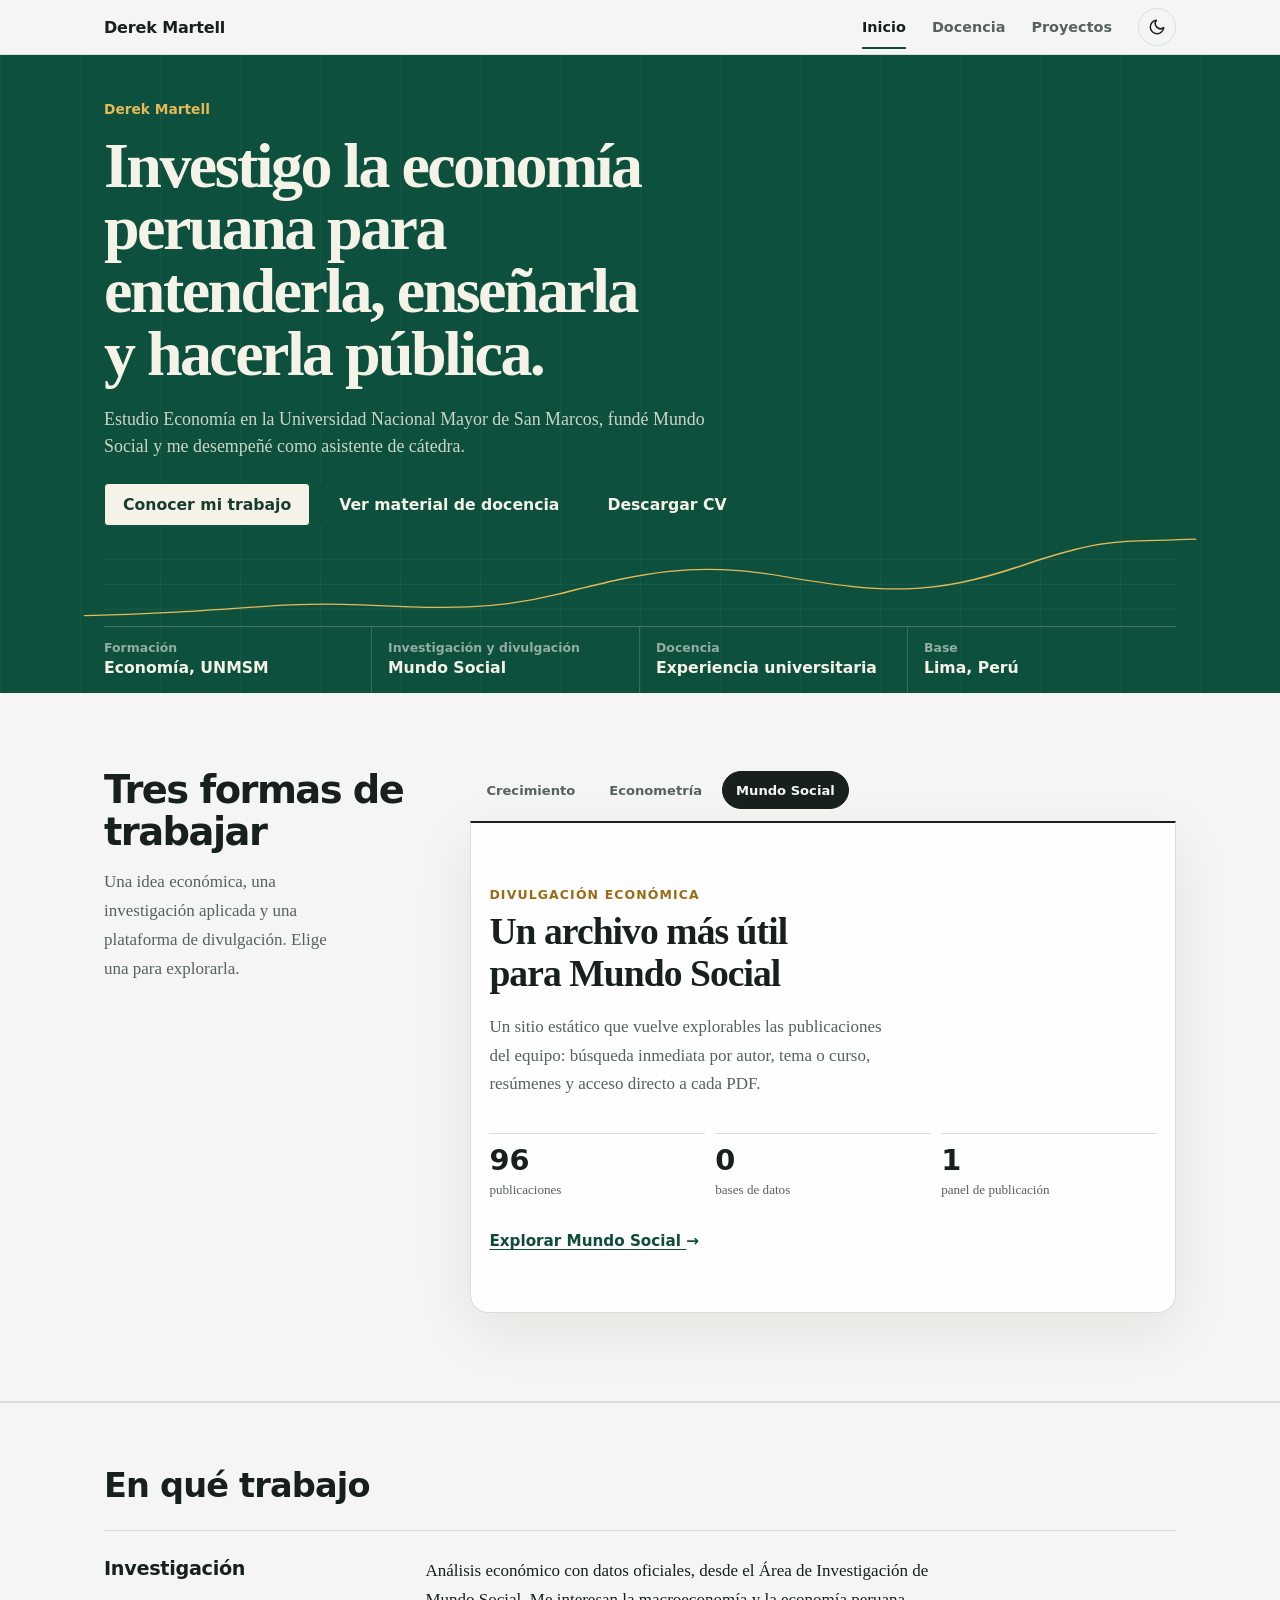
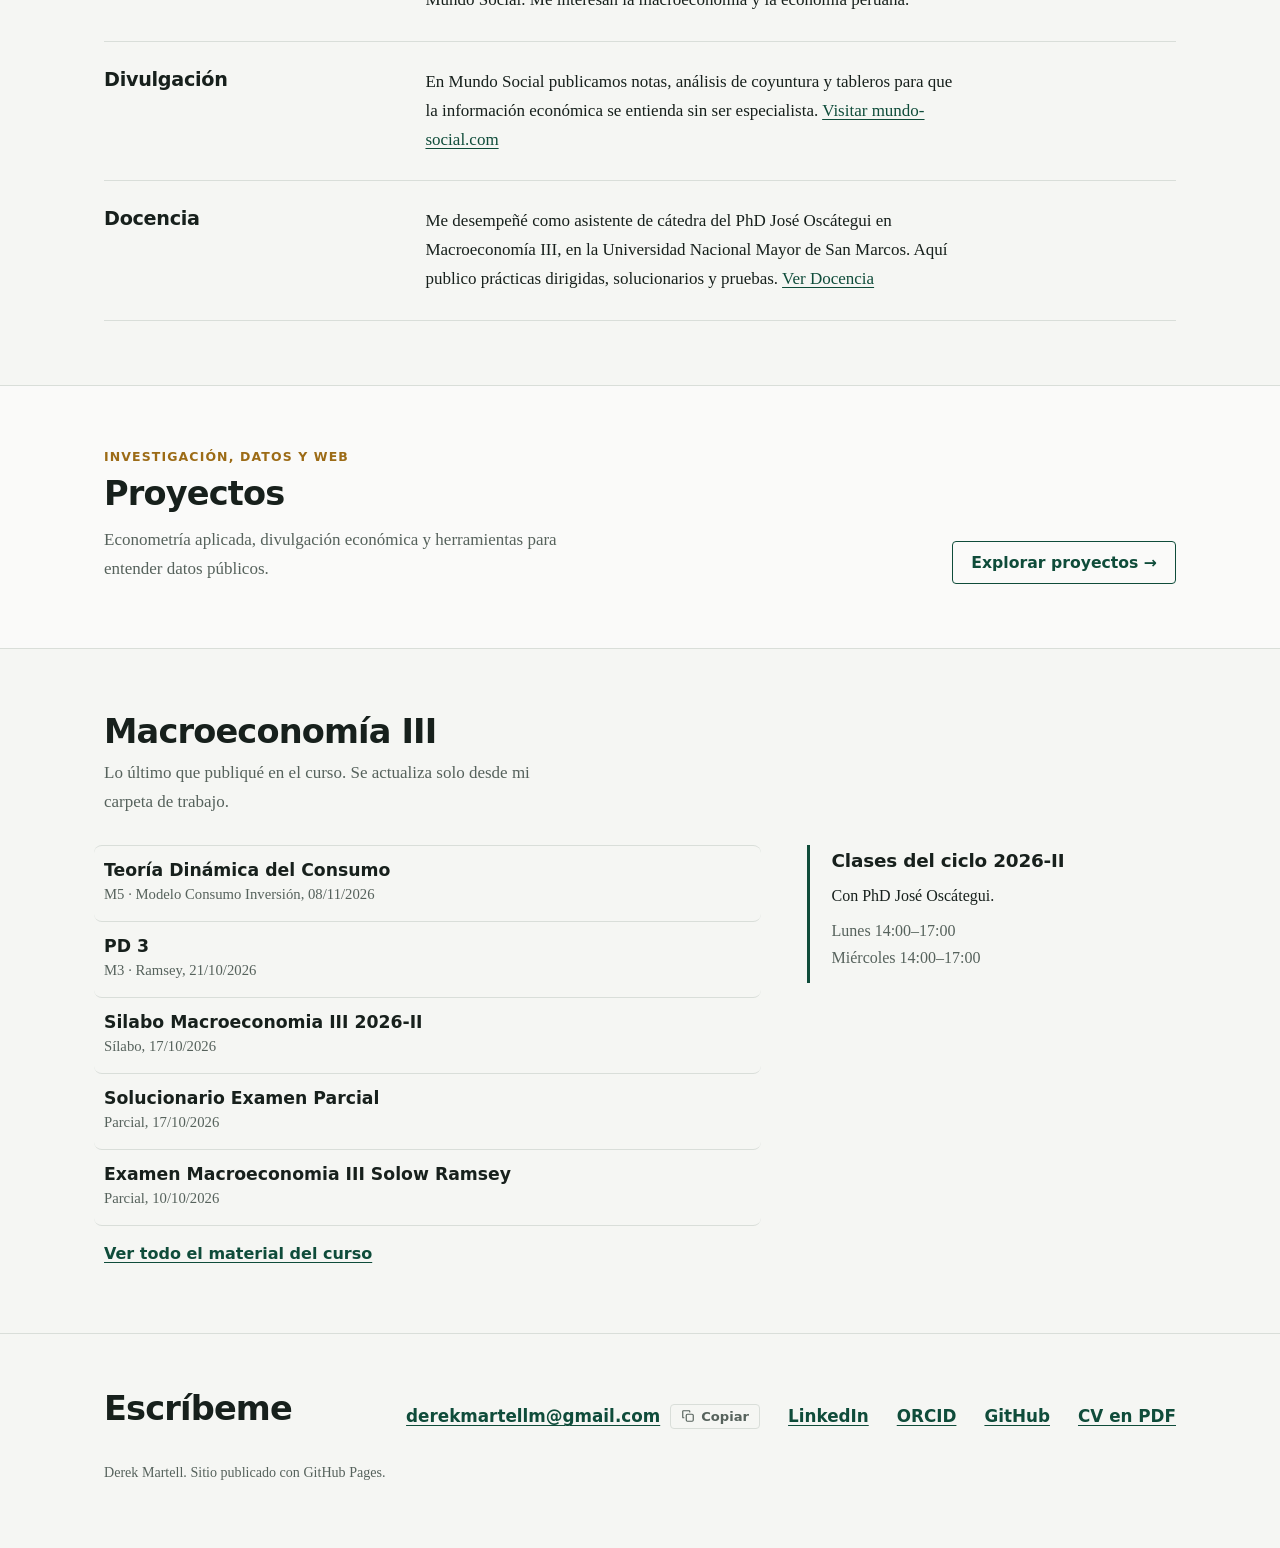
<file: index.html>
<!doctype html>
<html lang="es" data-theme="light"><head><meta charset="utf-8"><meta name="viewport" content="width=device-width,initial-scale=1">
<meta http-equiv="Content-Security-Policy" content="default-src 'self'; script-src 'self'; style-src 'self' https://fonts.googleapis.com; font-src https://fonts.gstatic.com; img-src 'self' data:; connect-src 'self'; object-src 'none'; base-uri 'self'; form-action 'none'">
<meta name="referrer" content="strict-origin-when-cross-origin">
<title>Derek Martell | Economía, investigación y docencia</title>
<meta name="description" content="Derek Martell: estudiante de Economía en la UNMSM, fundador de Mundo Social y con experiencia como asistente de cátedra. Investigación, divulgación y material de docencia.">
<link rel="canonical" href="https://derek-martell.github.io/">
<meta property="og:type" content="website">
<meta property="og:locale" content="es_PE">
<meta property="og:site_name" content="Derek Martell">
<meta property="og:title" content="Derek Martell | Economía, investigación y docencia">
<meta property="og:description" content="Estudiante de Economía en la UNMSM, fundador de Mundo Social y con experiencia como asistente de cátedra.">
<meta property="og:url" content="https://derek-martell.github.io/">
<meta property="og:image" content="https://derek-martell.github.io/og.png">
<meta property="og:image:width" content="1200"><meta property="og:image:height" content="630">
<meta property="og:image:alt" content="Derek Martell. Economía, investigación y docencia.">
<meta name="twitter:card" content="summary_large_image">
<meta name="twitter:title" content="Derek Martell | Economía, investigación y docencia">
<meta name="twitter:description" content="Estudiante de Economía en la UNMSM, fundador de Mundo Social y con experiencia como asistente de cátedra.">
<meta name="twitter:image" content="https://derek-martell.github.io/og.png">
<meta name="theme-color" content="#0f4c3a">
<script type="application/ld+json">
{"@context":"https://schema.org","@type":"Person","name":"Derek Martell","url":"https://derek-martell.github.io/",
 "description":"Estudiante de Economía, fundador de Mundo Social y con experiencia como asistente de cátedra, dedicado a la investigación y divulgación económica.",
 "affiliation":[{"@type":"CollegeOrUniversity","name":"Universidad Nacional Mayor de San Marcos"},{"@type":"Organization","name":"Mundo Social","url":"https://mundo-social.com/"}],
 "knowsAbout":["Economía","Macroeconomía","Investigación económica","Divulgación económica"],
 "address":{"@type":"PostalAddress","addressLocality":"Lima","addressCountry":"PE"},
 "sameAs":["https://orcid.org/0009-0001-7715-3801","https://www.linkedin.com/in/derek-martell-a51205288/","https://github.com/derek-martell","https://mundo-social.com/"]}
</script>
<link rel="icon" href="data:image/svg+xml,%3Csvg xmlns='http://www.w3.org/2000/svg' viewBox='0 0 64 64'%3E%3Crect width='64' height='64' rx='14' fill='%230f4c3a'/%3E%3Ctext x='32' y='40' font-size='27' font-family='Georgia' font-weight='700' text-anchor='middle' fill='%23f3eee0'%3EDM%3C/text%3E%3Crect x='23' y='47' width='18' height='2.5' rx='1' fill='%23c9a24a'/%3E%3C/svg%3E">
<link rel="preconnect" href="https://fonts.googleapis.com"><link rel="preconnect" href="https://fonts.gstatic.com" crossorigin>
<link href="https://fonts.googleapis.com/css2?family=Literata:ital,opsz,wght@0,7..72,400;0,7..72,600;1,7..72,400&family=Schibsted+Grotesk:wght@500;600;700;800&display=swap" rel="stylesheet">
<link rel="stylesheet" href="landing.css"><script src="tema.js"></script></head><body>
<a class="saltar" href="#principal">Saltar al contenido</a>

<header class="barra"><div class="wrap">
  <a class="nombre" href="index.html"><span class="monograma" aria-hidden="true">DM</span><span class="nombre-texto">Derek Martell</span></a>
  <nav aria-label="Principal">
    <a href="index.html" aria-current="page">Inicio</a>
    <a href="docencia.html">Docencia</a>
    <a href="proyectos.html">Proyectos</a>
    <button id="tema" type="button" title="Cambiar entre claro y oscuro" aria-label="Cambiar a modo oscuro">
      <svg class="luna" viewBox="0 0 24 24" fill="none" stroke="currentColor" stroke-width="2" stroke-linecap="round" stroke-linejoin="round" aria-hidden="true"><path d="M21 12.8A9 9 0 1 1 11.2 3a7 7 0 0 0 9.8 9.8z"/></svg>
      <svg class="sol" viewBox="0 0 24 24" fill="none" stroke="currentColor" stroke-width="2" stroke-linecap="round" aria-hidden="true"><circle cx="12" cy="12" r="4"/><path d="M12 2v2M12 20v2M4.9 4.9l1.4 1.4M17.7 17.7l1.4 1.4M2 12h2M20 12h2M4.9 19.1l1.4-1.4M17.7 6.3l1.4-1.4"/></svg>
    </button>
  </nav>
</div></header>

<main id="principal" tabindex="-1">
<section class="portada"><div class="wrap">
  <div class="hero-identidad">
    <p class="hero-nombre">Derek Martell</p>
    <h1>Investigo la economía peruana para entenderla, enseñarla y hacerla pública.</h1>
    <p class="hero-presentacion">Estudio Economía en la Universidad Nacional Mayor de San Marcos, fundé Mundo Social y me desempeñé como asistente de cátedra.</p>
    <div class="acciones hero-acciones">
      <a class="boton hero-primario" href="proyectos.html">Conocer mi trabajo</a>
      <a class="boton hero-secundario" href="docencia.html">Ver material de docencia</a>
      <a class="boton hero-secundario" id="cv-btn" href="#" download hidden>Descargar CV</a>
    </div>
  </div>
  <svg class="hero-trazo" viewBox="0 0 1120 230" preserveAspectRatio="none" aria-hidden="true">
    <path class="trazo-guia" d="M0 190H1120M0 130H1120M0 70H1120"/>
    <path class="trazo-economia" pathLength="1" d="M-20 205C120 198 174 174 250 178S390 202 474 154 610 72 712 112 865 158 958 86 1060 30 1140 22"/>
  </svg>
  <dl class="hero-coordenadas">
    <div><dt>Formación</dt><dd>Economía, UNMSM</dd></div>
    <div><dt>Investigación y divulgación</dt><dd>Mundo Social</dd></div>
    <div><dt>Docencia</dt><dd>Experiencia universitaria</dd></div>
    <div><dt>Base</dt><dd>Lima, Perú</dd></div>
  </dl>
</div></section>

<section class="laboratorio"><div class="wrap-lab">
  <div class="lab-intro">
    <h2>Tres formas de trabajar</h2>
    <p>Una idea económica, una investigación aplicada y una plataforma de divulgación. Elige una para explorarla.</p>
  </div>

  <div class="vitrina" aria-label="Historias destacadas">
    <div class="vitrina-tabs" role="tablist" aria-label="Elegir historia destacada">
      <button type="button" role="tab" id="tab-crecimiento" aria-controls="panel-crecimiento" aria-selected="true">Crecimiento</button>
      <button type="button" role="tab" id="tab-econometria" aria-controls="panel-econometria" aria-selected="false" tabindex="-1">Econometría</button>
      <button type="button" role="tab" id="tab-mundosocial" aria-controls="panel-mundosocial" aria-selected="false" tabindex="-1">Mundo Social</button>
    </div>
  <figure class="lamina vitrina-panel" id="panel-crecimiento" role="tabpanel" aria-labelledby="tab-crecimiento">
    <p class="fig-titulo">Un mismo punto de partida, dos ritmos de crecimiento</p>
    <p class="fig-sub">Mueve el control y mira qué hacen dos puntos de crecimiento con los años.</p>
    <svg id="torres" viewBox="0 0 520 380" role="img" aria-labelledby="torres-t torres-d">
      <title id="torres-t">Dos economías que crecen a distinto ritmo</title>
      <desc id="torres-d"></desc>
      <line id="duplicar" class="guia" x1="60" x2="480" y1="0" y2="0"/>
      <text class="txt" id="duplicar-t" x="480" y="0" text-anchor="end">el doble</text>
      <g id="torre-a"></g>
      <g id="torre-b"></g>
      <line class="eje" x1="60" y1="330" x2="480" y2="330"/>
      <text class="txt-n" id="n-a" x="150" y="0" text-anchor="middle"></text>
      <text class="txt-n" id="n-b" x="360" y="0" text-anchor="middle"></text>
      <text class="txt" x="150" y="352" text-anchor="middle">País A, crece 2% al año</text>
      <text class="txt" x="360" y="352" text-anchor="middle">País B, crece 4% al año</text>
    </svg>
    <div class="control">
      <label for="anios">Pasan</label>
      <input id="anios" type="range" min="0" max="70" step="1" value="35">
      <output id="anios-v" for="anios">35 años</output>
    </div>
    <div class="atajos" role="group" aria-label="Saltar a un número de años">
      <button type="button" data-val="10" aria-pressed="false">10 años</button>
      <button type="button" data-val="25" aria-pressed="false">25 años</button>
      <button type="button" data-val="35" aria-pressed="true" class="on">35 años</button>
      <button type="button" data-val="50" aria-pressed="false">50 años</button>
    </div>
    <p class="lectura" id="lectura" aria-live="polite"></p>
  </figure>
  <article class="lamina vitrina-panel proyecto-destacado" id="panel-econometria" role="tabpanel" aria-labelledby="tab-econometria" hidden>
    <p class="fig-kicker">Investigación aplicada</p>
    <h2>Libertad económica y crecimiento en América Latina</h2>
    <p>Una investigación econométrica con seis países y casi tres décadas de datos. El trabajo contrasta modelos y corrige problemas frecuentes de series de tiempo.</p>
    <dl class="cifras-proyecto">
      <div><dt>6</dt><dd>países</dd></div>
      <div><dt>1995–2023</dt><dd>periodo analizado</dd></div>
      <div><dt>2</dt><dd>entornos: Stata y R</dd></div>
    </dl>
    <a class="enlace-flecha" href="proyectos.html">Ver investigación y código <span aria-hidden="true">→</span></a>
  </article>
  <article class="lamina vitrina-panel proyecto-destacado" id="panel-mundosocial" role="tabpanel" aria-labelledby="tab-mundosocial" hidden>
    <p class="fig-kicker">Divulgación económica</p>
    <h2>Un archivo más útil para Mundo Social</h2>
    <p>Un sitio estático que vuelve explorables las publicaciones del equipo: búsqueda inmediata por autor, tema o curso, resúmenes y acceso directo a cada PDF.</p>
    <dl class="cifras-proyecto">
      <div><dt>96</dt><dd>publicaciones</dd></div>
      <div><dt>0</dt><dd>bases de datos</dd></div>
      <div><dt>1</dt><dd>panel de publicación</dd></div>
    </dl>
    <a class="enlace-flecha" href="https://mundo-social.com/" rel="noopener noreferrer">Explorar Mundo Social <span aria-hidden="true">→</span></a>
  </article>
  </div>
</div></section>

<section class="bloque" id="areas"><div class="wrap">
  <h2>En qué trabajo</h2>
  <dl class="filas">
    <div class="fila">
      <dt>Investigación</dt>
      <dd>Análisis económico con datos oficiales, desde el Área de Investigación de Mundo Social. Me interesan la macroeconomía y la economía peruana.</dd>
    </div>
    <div class="fila">
      <dt>Divulgación</dt>
      <dd>En Mundo Social publicamos notas, análisis de coyuntura y tableros para que la información económica se entienda sin ser especialista. <a href="https://mundo-social.com/" rel="noopener noreferrer">Visitar mundo-social.com</a></dd>
    </div>
    <div class="fila">
      <dt>Docencia</dt>
      <dd>Me desempeñé como asistente de cátedra del PhD José Oscátegui en Macroeconomía III, en la Universidad Nacional Mayor de San Marcos. Aquí publico prácticas dirigidas, solucionarios y pruebas. <a href="docencia.html">Ver Docencia</a></dd>
    </div>
  </dl>
</div></section>

<section class="bloque proyectos-entrada"><div class="wrap">
  <p class="sobrelinea">Investigación, datos y web</p>
  <div class="llamada-proyectos">
    <div>
      <h2>Proyectos</h2>
      <p class="sub">Econometría aplicada, divulgación económica y herramientas para entender datos públicos.</p>
    </div>
    <a class="boton borde" href="proyectos.html">Explorar proyectos <span aria-hidden="true">→</span></a>
  </div>
</div></section>

<section class="bloque" id="curso"><div class="wrap">
  <h2>Macroeconomía III</h2>
  <p class="sub">Lo último que publiqué en el curso. Se actualiza solo desde mi carpeta de trabajo.</p>
  <div class="curso">
    <div>
      <ul class="ultimo" id="ultimo"></ul>
      <a class="mas" href="macro3.html">Ver todo el material del curso</a>
    </div>
    <aside class="clase" id="clase" hidden>
      <h3 id="clase-titulo"></h3>
      <p id="clase-prof"></p>
      <p id="clase-hor"></p>
    </aside>
  </div>
</div></section>

</main>

<footer id="contacto"><div class="wrap">
  <h2>Escríbeme</h2>
  <div class="contactos">
    <span class="correo">
      <a href="mailto:derekmartellm@gmail.com" id="correo">derekmartellm@gmail.com</a>
      <button type="button" class="copiar-correo" id="copiar-correo" data-correo="derekmartellm@gmail.com" aria-label="Copiar correo al portapapeles">
        <svg viewBox="0 0 24 24" fill="none" stroke="currentColor" stroke-width="2" stroke-linecap="round" stroke-linejoin="round" aria-hidden="true"><rect x="9" y="9" width="12" height="12" rx="2"/><path d="M5 15H4a1 1 0 0 1-1-1V4a1 1 0 0 1 1-1h10a1 1 0 0 1 1 1v1"/></svg>
        <span class="copiar-t">Copiar</span>
      </button>
      <span class="solo-lector" id="copiar-aviso" role="status" aria-live="polite"></span>
    </span>
    <a href="https://www.linkedin.com/in/derek-martell-a51205288/" rel="noopener noreferrer">LinkedIn</a>
    <a href="https://orcid.org/0009-0001-7715-3801" rel="noopener noreferrer">ORCID</a>
    <a href="https://github.com/derek-martell" rel="noopener noreferrer">GitHub</a>
    <a href="#" id="cv-pie" download hidden>CV en PDF</a>
  </div>
  <p class="aviso">Derek Martell. Sitio publicado con GitHub Pages.</p>
</div></footer>

<script src="datos.js"></script>
<script src="perfil.js"></script>
<script src="landing.js"></script>
</body></html>
</file>
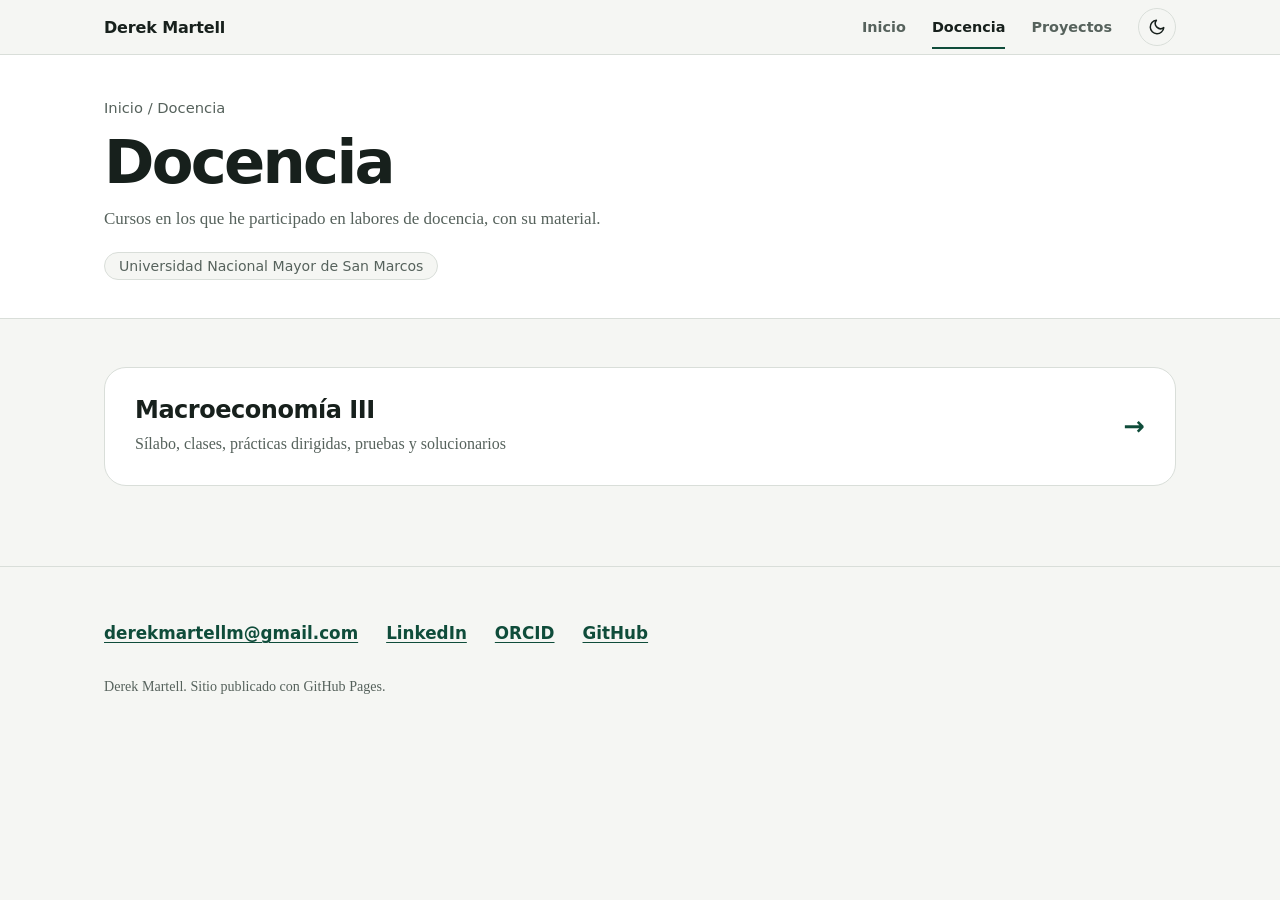
<file: docencia.html>
<!doctype html>
<html lang="es" data-theme="light"><head><meta charset="utf-8"><meta name="viewport" content="width=device-width,initial-scale=1">
<meta http-equiv="Content-Security-Policy" content="default-src 'self'; script-src 'self'; style-src 'self' https://fonts.googleapis.com; font-src https://fonts.gstatic.com; img-src 'self' data:; connect-src 'self'; object-src 'none'; base-uri 'self'; form-action 'none'">
<meta name="referrer" content="strict-origin-when-cross-origin">
<title>Docencia | Derek Martell</title>
<meta name="description" content="Cursos y materiales de Derek Martell en la Universidad Nacional Mayor de San Marcos.">
<link rel="canonical" href="https://derek-martell.github.io/docencia.html">
<meta property="og:type" content="website"><meta property="og:locale" content="es_PE"><meta property="og:site_name" content="Derek Martell">
<meta property="og:title" content="Docencia | Derek Martell"><meta property="og:description" content="Cursos y materiales de Derek Martell en la Universidad Nacional Mayor de San Marcos."><meta property="og:url" content="https://derek-martell.github.io/docencia.html">
<meta property="og:image" content="https://derek-martell.github.io/og.png"><meta name="twitter:card" content="summary_large_image">
<meta name="theme-color" content="#0f4c3a">
<link rel="icon" href="data:image/svg+xml,%3Csvg xmlns='http://www.w3.org/2000/svg' viewBox='0 0 64 64'%3E%3Crect width='64' height='64' rx='14' fill='%230f4c3a'/%3E%3Ctext x='32' y='40' font-size='27' font-family='Georgia' font-weight='700' text-anchor='middle' fill='%23f3eee0'%3EDM%3C/text%3E%3Crect x='23' y='47' width='18' height='2.5' rx='1' fill='%23c9a24a'/%3E%3C/svg%3E">
<link rel="preconnect" href="https://fonts.googleapis.com"><link rel="preconnect" href="https://fonts.gstatic.com" crossorigin>
<link href="https://fonts.googleapis.com/css2?family=Literata:ital,opsz,wght@0,7..72,400;0,7..72,600;1,7..72,400&family=Schibsted+Grotesk:wght@500;600;700;800&display=swap" rel="stylesheet">
<link rel="stylesheet" href="landing.css"><link rel="stylesheet" href="curso.css"><script src="tema.js"></script></head><body>
<a class="saltar" href="#principal">Saltar al contenido</a>

<header class="barra"><div class="wrap">
  <a class="nombre" href="index.html"><span class="monograma" aria-hidden="true">DM</span><span class="nombre-texto">Derek Martell</span></a>
  <nav aria-label="Principal">
    <a href="index.html">Inicio</a>
    <a href="docencia.html" aria-current="page">Docencia</a>
    <a href="proyectos.html">Proyectos</a>
    <button id="tema" type="button" title="Cambiar entre claro y oscuro" aria-label="Cambiar a modo oscuro">
      <svg class="luna" viewBox="0 0 24 24" fill="none" stroke="currentColor" stroke-width="2" stroke-linecap="round" stroke-linejoin="round" aria-hidden="true"><path d="M21 12.8A9 9 0 1 1 11.2 3a7 7 0 0 0 9.8 9.8z"/></svg>
      <svg class="sol" viewBox="0 0 24 24" fill="none" stroke="currentColor" stroke-width="2" stroke-linecap="round" aria-hidden="true"><circle cx="12" cy="12" r="4"/><path d="M12 2v2M12 20v2M4.9 4.9l1.4 1.4M17.7 17.7l1.4 1.4M2 12h2M20 12h2M4.9 19.1l1.4-1.4M17.7 6.3l1.4-1.4"/></svg>
    </button>
  </nav>
</div></header>

<section class="cabecera"><div class="wrap">
  <div class="migas"><a href="index.html">Inicio</a> / Docencia</div>
  <h1>Docencia</h1>
  <p class="sec-sub">Cursos en los que he participado en labores de docencia, con su material.</p>
  <div class="chips"><span class="chip">Universidad Nacional Mayor de San Marcos</span></div>
</div></section>

<main id="principal" class="interior" tabindex="-1"><div class="wrap">
  <a class="curso-grande" href="macro3.html">
    <div><h3>Macroeconomía III</h3><p>Sílabo, clases, prácticas dirigidas, pruebas y solucionarios</p></div><span class="fl" aria-hidden="true">→</span>
  </a>
</div></main>

<footer><div class="wrap">
  <div class="contactos">
    <a href="mailto:derekmartellm@gmail.com">derekmartellm@gmail.com</a>
    <a href="https://www.linkedin.com/in/derek-martell-a51205288/" rel="noopener noreferrer">LinkedIn</a>
    <a href="https://orcid.org/0009-0001-7715-3801" rel="noopener noreferrer">ORCID</a>
    <a href="https://github.com/derek-martell" rel="noopener noreferrer">GitHub</a>
  </div>
  <p class="aviso">Derek Martell. Sitio publicado con GitHub Pages.</p>
</div></footer>
</body></html>
</file>
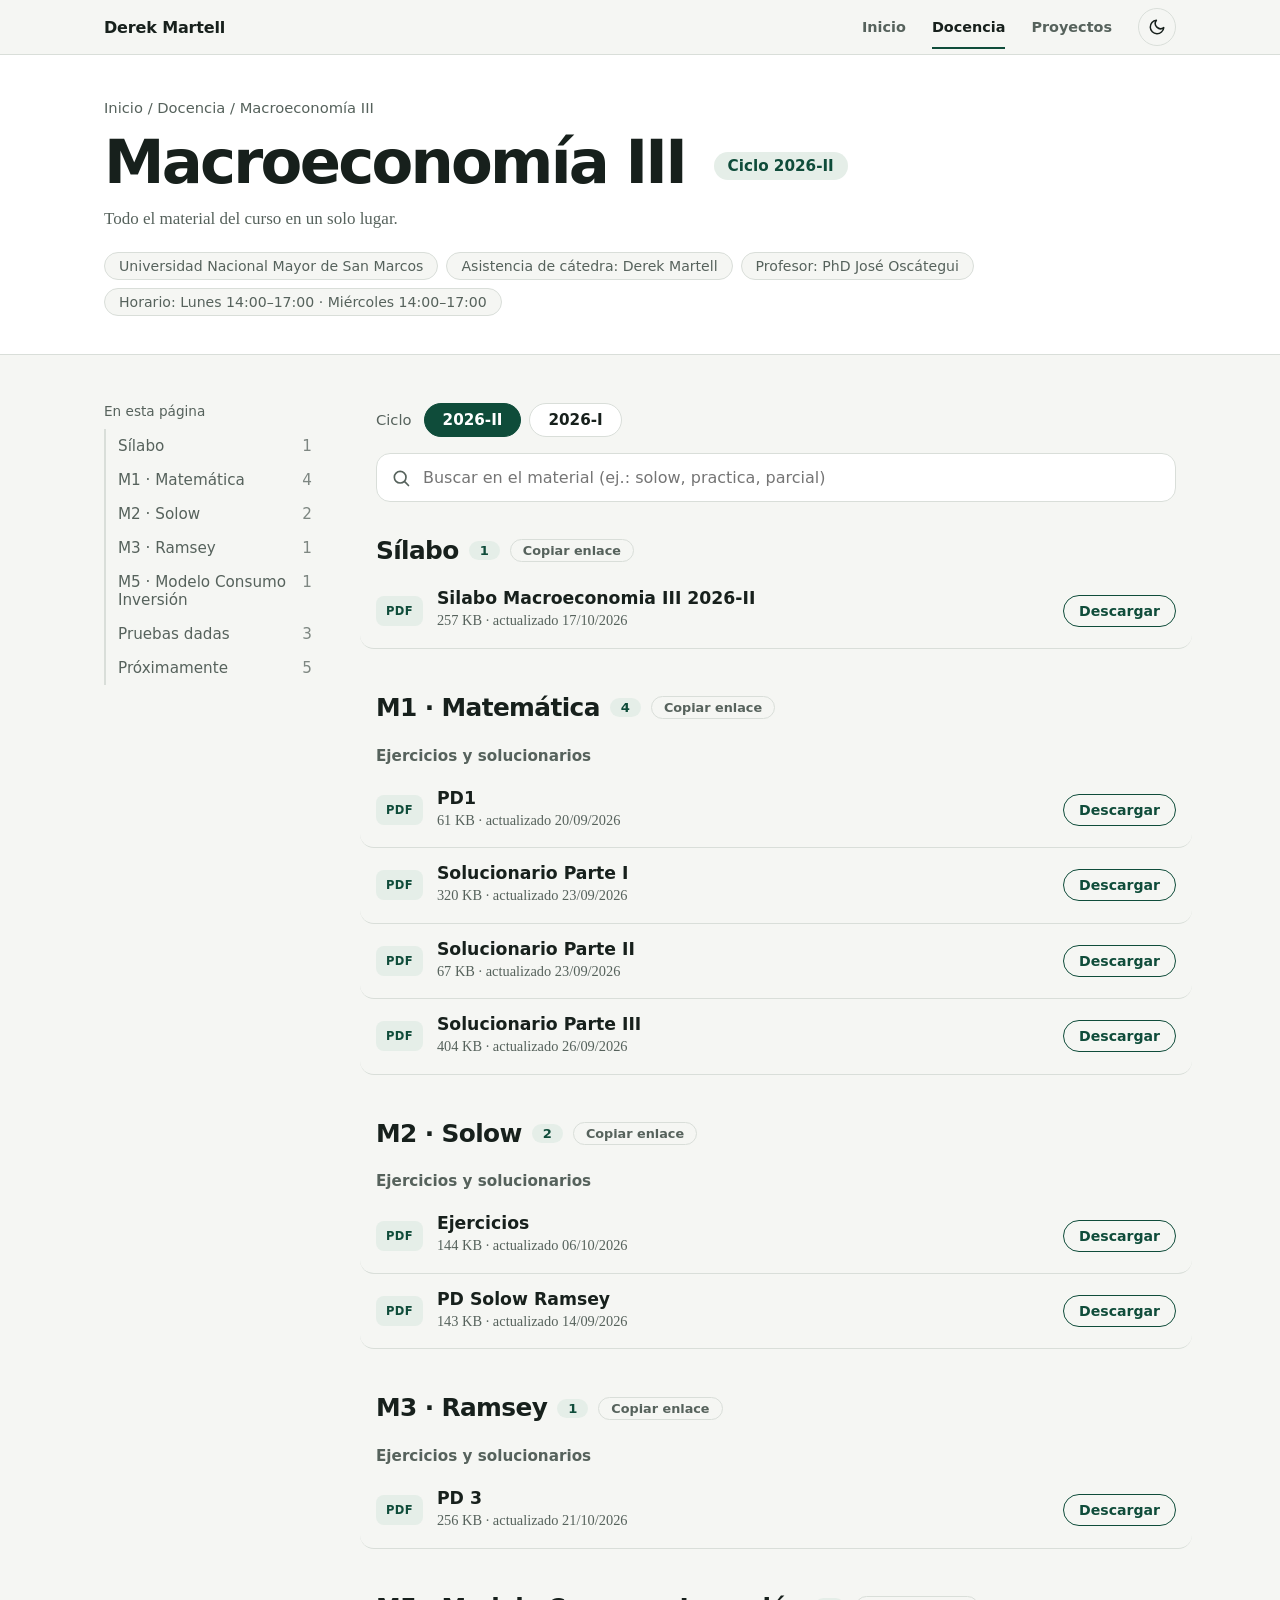
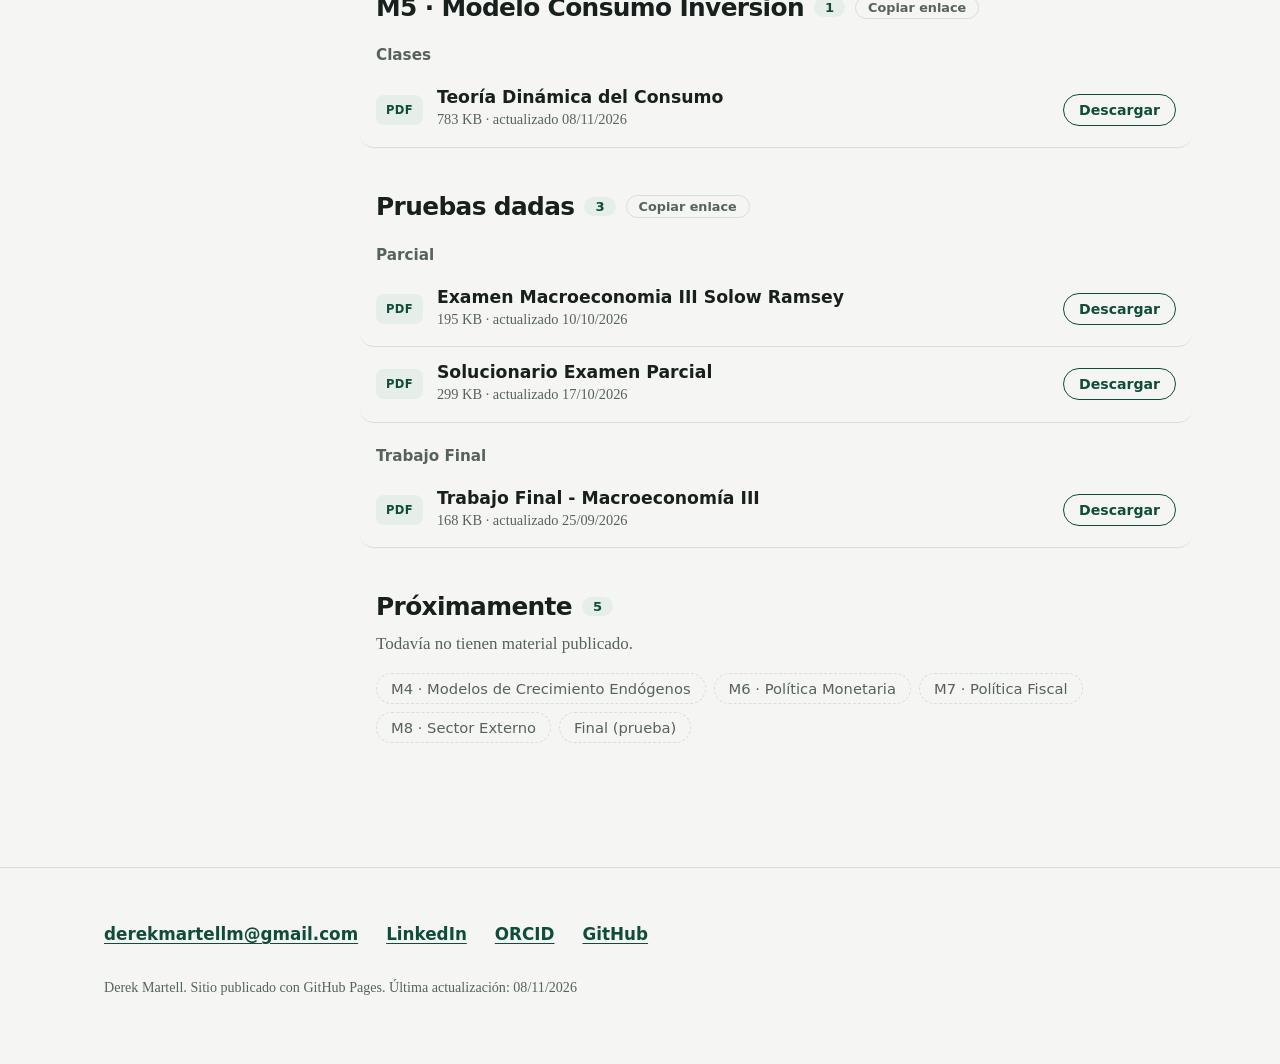
<file: macro3.html>
<!doctype html>
<html lang="es" data-theme="light"><head><meta charset="utf-8"><meta name="viewport" content="width=device-width,initial-scale=1">
<meta http-equiv="Content-Security-Policy" content="default-src 'self'; script-src 'self'; style-src 'self' https://fonts.googleapis.com; font-src https://fonts.gstatic.com; img-src 'self' data:; connect-src 'self'; object-src 'none'; base-uri 'self'; form-action 'none'">
<meta name="referrer" content="strict-origin-when-cross-origin">
<title>Macroeconomía III | Derek Martell</title>
<meta name="description" content="Sílabo, clases, prácticas dirigidas, pruebas y solucionarios de Macroeconomía III (UNMSM).">
<link rel="canonical" href="https://derek-martell.github.io/macro3.html">
<meta property="og:type" content="website"><meta property="og:locale" content="es_PE"><meta property="og:site_name" content="Derek Martell">
<meta property="og:title" content="Macroeconomía III | Derek Martell"><meta property="og:description" content="Sílabo, clases, prácticas dirigidas, pruebas y solucionarios de Macroeconomía III (UNMSM)."><meta property="og:url" content="https://derek-martell.github.io/macro3.html">
<meta property="og:image" content="https://derek-martell.github.io/og.png"><meta name="twitter:card" content="summary_large_image">
<meta name="theme-color" content="#0f4c3a">
<script type="application/ld+json">
{"@context":"https://schema.org","@type":"Course","name":"Macroeconomía III","inLanguage":"es",
 "description":"Sílabo, clases, prácticas dirigidas, pruebas y solucionarios de Macroeconomía III.",
 "url":"https://derek-martell.github.io/macro3.html",
 "provider":{"@type":"CollegeOrUniversity","name":"Universidad Nacional Mayor de San Marcos"}}
</script>
<link rel="icon" href="data:image/svg+xml,%3Csvg xmlns='http://www.w3.org/2000/svg' viewBox='0 0 64 64'%3E%3Crect width='64' height='64' rx='14' fill='%230f4c3a'/%3E%3Ctext x='32' y='40' font-size='27' font-family='Georgia' font-weight='700' text-anchor='middle' fill='%23f3eee0'%3EDM%3C/text%3E%3Crect x='23' y='47' width='18' height='2.5' rx='1' fill='%23c9a24a'/%3E%3C/svg%3E">
<link rel="preconnect" href="https://fonts.googleapis.com"><link rel="preconnect" href="https://fonts.gstatic.com" crossorigin>
<link href="https://fonts.googleapis.com/css2?family=Literata:ital,opsz,wght@0,7..72,400;0,7..72,600;1,7..72,400&family=Schibsted+Grotesk:wght@500;600;700;800&display=swap" rel="stylesheet">
<link rel="stylesheet" href="landing.css"><link rel="stylesheet" href="curso.css"><script src="tema.js"></script></head><body>
<a class="saltar" href="#principal">Saltar al contenido</a>

<header class="barra"><div class="wrap">
  <a class="nombre" href="index.html"><span class="monograma" aria-hidden="true">DM</span><span class="nombre-texto">Derek Martell</span></a>
  <nav aria-label="Principal">
    <a href="index.html">Inicio</a>
    <a href="docencia.html" aria-current="page">Docencia</a>
    <a href="proyectos.html">Proyectos</a>
    <button id="tema" type="button" title="Cambiar entre claro y oscuro" aria-label="Cambiar a modo oscuro">
      <svg class="luna" viewBox="0 0 24 24" fill="none" stroke="currentColor" stroke-width="2" stroke-linecap="round" stroke-linejoin="round" aria-hidden="true"><path d="M21 12.8A9 9 0 1 1 11.2 3a7 7 0 0 0 9.8 9.8z"/></svg>
      <svg class="sol" viewBox="0 0 24 24" fill="none" stroke="currentColor" stroke-width="2" stroke-linecap="round" aria-hidden="true"><circle cx="12" cy="12" r="4"/><path d="M12 2v2M12 20v2M4.9 4.9l1.4 1.4M17.7 17.7l1.4 1.4M2 12h2M20 12h2M4.9 19.1l1.4-1.4M17.7 6.3l1.4-1.4"/></svg>
    </button>
  </nav>
</div></header>

<section class="cabecera"><div class="wrap">
  <div class="migas"><a href="index.html">Inicio</a> / <a href="docencia.html">Docencia</a> / Macroeconomía III</div>
  <h1>Macroeconomía III <small id="ciclo-titulo"></small></h1>
  <p class="sec-sub">Todo el material del curso en un solo lugar.</p>
  <div class="chips" id="chips"><span class="chip">Universidad Nacional Mayor de San Marcos</span><span class="chip">Asistencia de cátedra: Derek Martell</span></div>
</div></section>

<main id="principal" class="interior" tabindex="-1"><div class="wrap layout">
  <aside class="indice">
    <p>En esta página</p>
    <div id="indice-lista"></div>
  </aside>
  <div>
    <div class="ciclos-barra"><span>Ciclo</span><div id="ciclos"></div></div>
    <div class="buscar">
      <svg viewBox="0 0 24 24" fill="none" stroke="currentColor" stroke-width="2" stroke-linecap="round" aria-hidden="true"><circle cx="11" cy="11" r="7"/><path d="M21 21l-4.3-4.3"/></svg>
      <input id="buscar" type="search" aria-label="Buscar en el material" placeholder="Buscar en el material (ej.: solow, practica, parcial)" autocomplete="off">
    </div>
    <div id="contenido"></div>
    <div id="sin-resultados">No encontré nada con esa búsqueda.</div>
  </div>
</div></main>

<footer><div class="wrap">
  <div class="contactos">
    <a href="mailto:derekmartellm@gmail.com">derekmartellm@gmail.com</a>
    <a href="https://www.linkedin.com/in/derek-martell-a51205288/" rel="noopener noreferrer">LinkedIn</a>
    <a href="https://orcid.org/0009-0001-7715-3801" rel="noopener noreferrer">ORCID</a>
    <a href="https://github.com/derek-martell" rel="noopener noreferrer">GitHub</a>
  </div>
  <p class="aviso">Derek Martell. Sitio publicado con GitHub Pages. <span id="actualizado"></span></p>
</div></footer>
<script src="datos.js"></script>
<script src="materiales.js"></script>
</body></html>
</file>
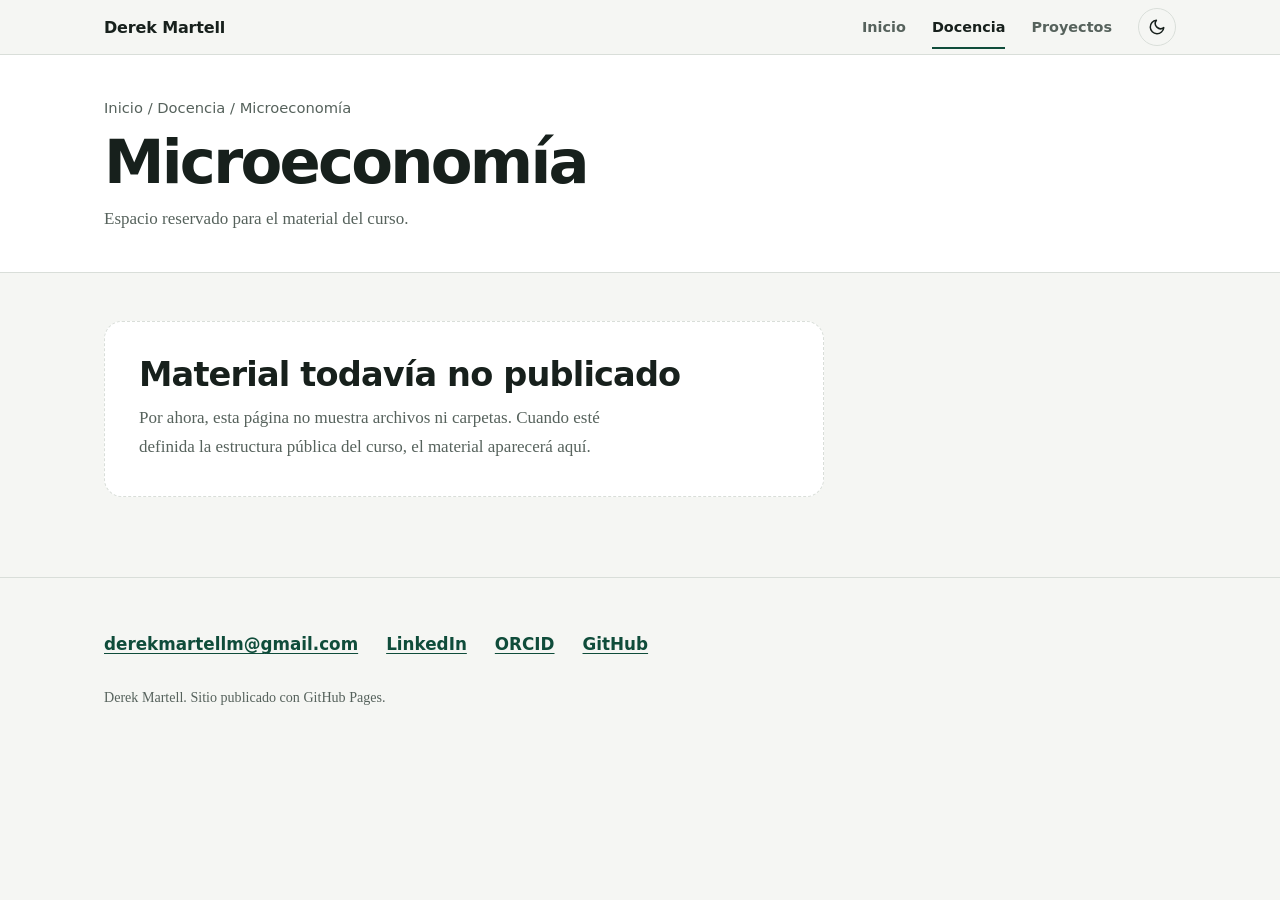
<file: microeconomia.html>
<!doctype html>
<html lang="es" data-theme="light"><head><meta charset="utf-8"><meta name="viewport" content="width=device-width,initial-scale=1">
<meta http-equiv="Content-Security-Policy" content="default-src 'self'; script-src 'self'; style-src 'self' https://fonts.googleapis.com; font-src https://fonts.gstatic.com; img-src 'self' data:; connect-src 'self'; object-src 'none'; base-uri 'self'; form-action 'none'">
<meta name="referrer" content="strict-origin-when-cross-origin">
<title>Microeconomía | Derek Martell</title>
<meta name="description" content="Espacio del curso de Microeconomía de Derek Martell. El material todavía no está publicado.">
<link rel="canonical" href="https://derek-martell.github.io/microeconomia.html">
<meta property="og:type" content="website"><meta property="og:locale" content="es_PE"><meta property="og:site_name" content="Derek Martell">
<meta property="og:title" content="Microeconomía | Derek Martell"><meta property="og:description" content="Espacio del curso; el material todavía no está publicado."><meta property="og:url" content="https://derek-martell.github.io/microeconomia.html">
<meta property="og:image" content="https://derek-martell.github.io/og.png"><meta name="twitter:card" content="summary_large_image">
<meta name="theme-color" content="#0f4c3a">
<link rel="icon" href="data:image/svg+xml,%3Csvg xmlns='http://www.w3.org/2000/svg' viewBox='0 0 64 64'%3E%3Crect width='64' height='64' rx='14' fill='%230f4c3a'/%3E%3Ctext x='32' y='40' font-size='27' font-family='Georgia' font-weight='700' text-anchor='middle' fill='%23f3eee0'%3EDM%3C/text%3E%3Crect x='23' y='47' width='18' height='2.5' rx='1' fill='%23c9a24a'/%3E%3C/svg%3E">
<link rel="preconnect" href="https://fonts.googleapis.com"><link rel="preconnect" href="https://fonts.gstatic.com" crossorigin>
<link href="https://fonts.googleapis.com/css2?family=Literata:ital,opsz,wght@0,7..72,400;0,7..72,600;1,7..72,400&family=Schibsted+Grotesk:wght@500;600;700;800&display=swap" rel="stylesheet">
<link rel="stylesheet" href="landing.css"><link rel="stylesheet" href="curso.css"><script src="tema.js"></script></head><body>
<a class="saltar" href="#principal">Saltar al contenido</a>

<header class="barra"><div class="wrap">
  <a class="nombre" href="index.html"><span class="monograma" aria-hidden="true">DM</span><span class="nombre-texto">Derek Martell</span></a>
  <nav aria-label="Principal">
    <a href="index.html">Inicio</a>
    <a href="docencia.html" aria-current="page">Docencia</a>
    <a href="proyectos.html">Proyectos</a>
    <button id="tema" type="button" title="Cambiar entre claro y oscuro" aria-label="Cambiar a modo oscuro">
      <svg class="luna" viewBox="0 0 24 24" fill="none" stroke="currentColor" stroke-width="2" stroke-linecap="round" stroke-linejoin="round" aria-hidden="true"><path d="M21 12.8A9 9 0 1 1 11.2 3a7 7 0 0 0 9.8 9.8z"/></svg>
      <svg class="sol" viewBox="0 0 24 24" fill="none" stroke="currentColor" stroke-width="2" stroke-linecap="round" stroke-linejoin="round" aria-hidden="true"><circle cx="12" cy="12" r="4"/><path d="M12 2v2M12 20v2M4.9 4.9l1.4 1.4M17.7 17.7l1.4 1.4M2 12h2M20 12h2M4.9 19.1l1.4-1.4M17.7 6.3l1.4-1.4"/></svg>
    </button>
  </nav>
</div></header>

<section class="cabecera"><div class="wrap">
  <div class="migas"><a href="index.html">Inicio</a> / <a href="docencia.html">Docencia</a> / Microeconomía</div>
  <h1>Microeconomía</h1>
  <p class="sec-sub">Espacio reservado para el material del curso.</p>
</div></section>

<main id="principal" class="interior" tabindex="-1"><div class="wrap">
  <section class="curso-vacio" aria-labelledby="estado-material">
    <h2 id="estado-material">Material todavía no publicado</h2>
    <p>Por ahora, esta página no muestra archivos ni carpetas. Cuando esté definida la estructura pública del curso, el material aparecerá aquí.</p>
  </section>
</div></main>

<footer><div class="wrap">
  <div class="contactos"><a href="mailto:derekmartellm@gmail.com">derekmartellm@gmail.com</a><a href="https://www.linkedin.com/in/derek-martell-a51205288/" rel="noopener noreferrer">LinkedIn</a><a href="https://orcid.org/0009-0001-7715-3801" rel="noopener noreferrer">ORCID</a><a href="https://github.com/derek-martell" rel="noopener noreferrer">GitHub</a></div>
  <p class="aviso">Derek Martell. Sitio publicado con GitHub Pages.</p>
</div></footer>
</body></html>
</file>
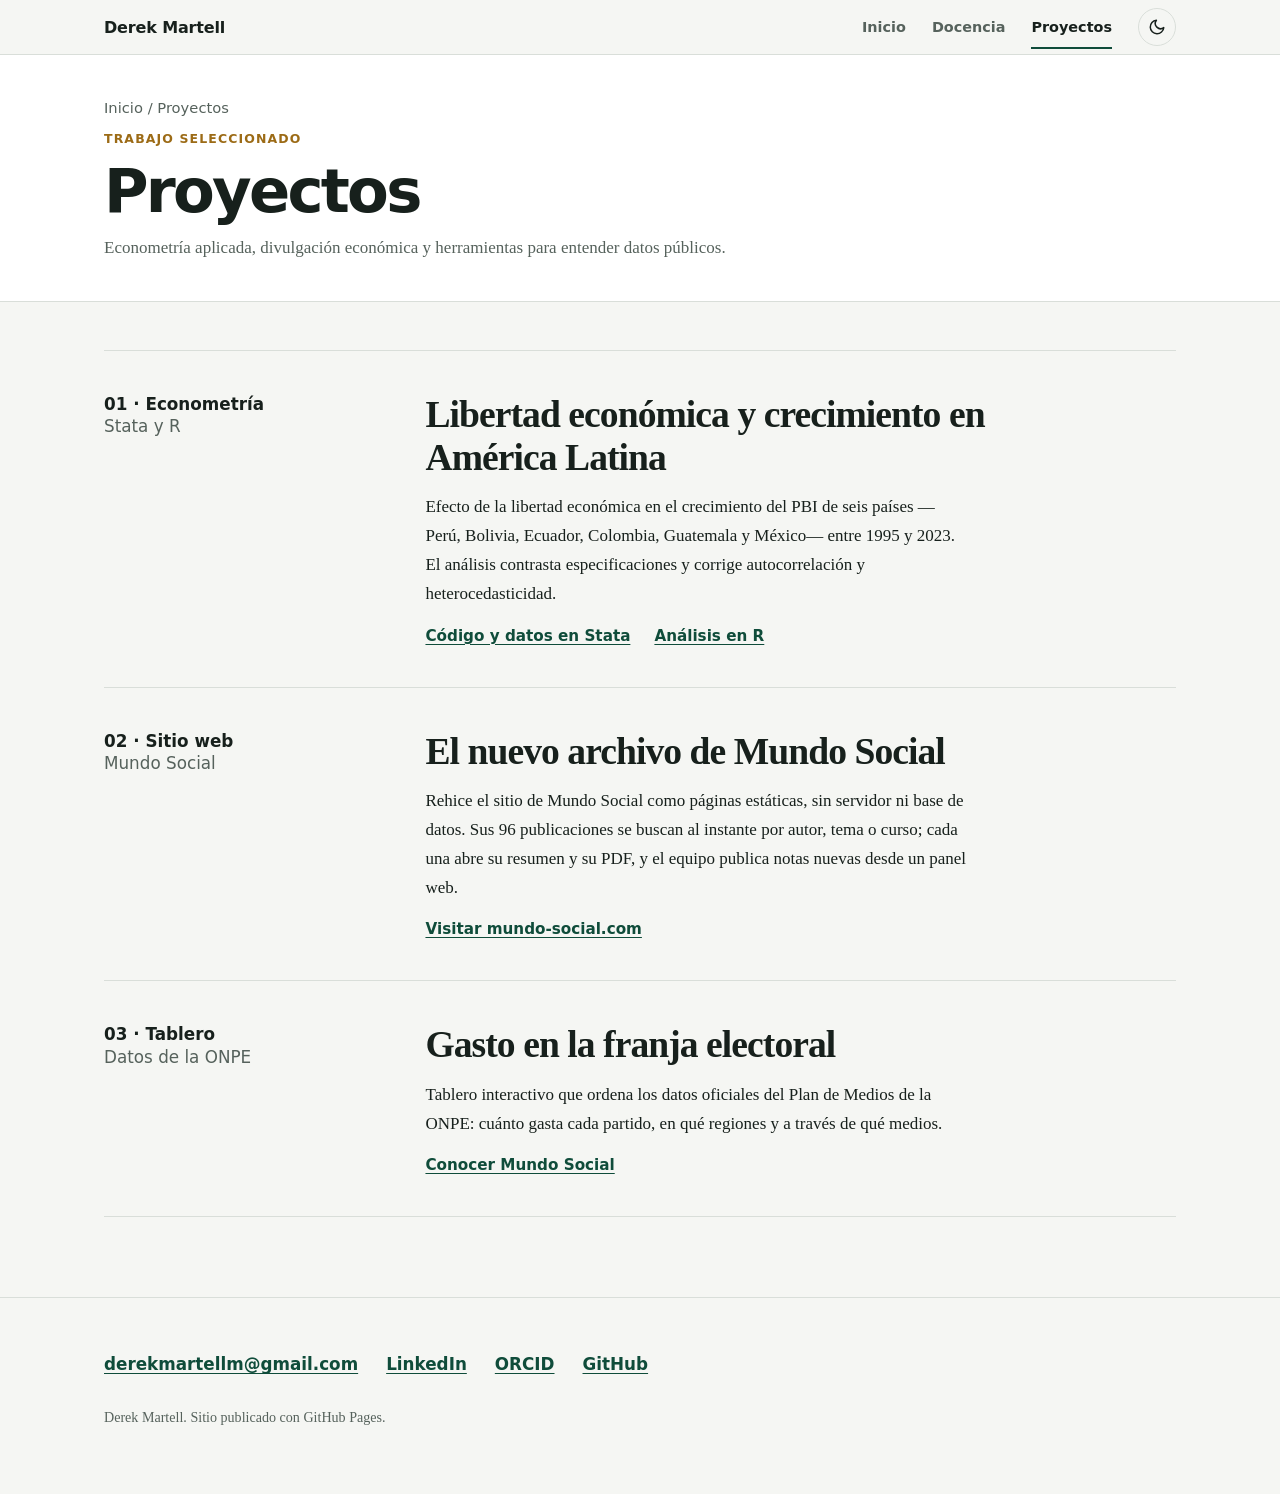
<file: proyectos.html>
<!doctype html>
<html lang="es" data-theme="light"><head><meta charset="utf-8"><meta name="viewport" content="width=device-width,initial-scale=1">
<meta http-equiv="Content-Security-Policy" content="default-src 'self'; script-src 'self'; style-src 'self' https://fonts.googleapis.com; font-src https://fonts.gstatic.com; img-src 'self' data:; connect-src 'self'; object-src 'none'; base-uri 'self'; form-action 'none'">
<meta name="referrer" content="strict-origin-when-cross-origin">
<title>Proyectos | Derek Martell</title>
<meta name="description" content="Proyectos de Derek Martell en econometría, divulgación económica, datos públicos y desarrollo web.">
<link rel="canonical" href="https://derek-martell.github.io/proyectos.html">
<meta property="og:type" content="website"><meta property="og:locale" content="es_PE"><meta property="og:site_name" content="Derek Martell">
<meta property="og:title" content="Proyectos | Derek Martell"><meta property="og:description" content="Econometría aplicada, divulgación económica y herramientas para entender datos públicos."><meta property="og:url" content="https://derek-martell.github.io/proyectos.html">
<meta property="og:image" content="https://derek-martell.github.io/og.png"><meta name="twitter:card" content="summary_large_image">
<meta name="theme-color" content="#0f4c3a">
<link rel="icon" href="data:image/svg+xml,%3Csvg xmlns='http://www.w3.org/2000/svg' viewBox='0 0 64 64'%3E%3Crect width='64' height='64' rx='14' fill='%230f4c3a'/%3E%3Ctext x='32' y='40' font-size='27' font-family='Georgia' font-weight='700' text-anchor='middle' fill='%23f3eee0'%3EDM%3C/text%3E%3Crect x='23' y='47' width='18' height='2.5' rx='1' fill='%23c9a24a'/%3E%3C/svg%3E">
<link rel="preconnect" href="https://fonts.googleapis.com"><link rel="preconnect" href="https://fonts.gstatic.com" crossorigin>
<link href="https://fonts.googleapis.com/css2?family=Literata:ital,opsz,wght@0,7..72,400;0,7..72,600;1,7..72,400&family=Schibsted+Grotesk:wght@500;600;700;800&display=swap" rel="stylesheet">
<link rel="stylesheet" href="landing.css"><link rel="stylesheet" href="curso.css"><script src="tema.js"></script></head><body>
<a class="saltar" href="#principal">Saltar al contenido</a>

<header class="barra"><div class="wrap">
  <a class="nombre" href="index.html"><span class="monograma" aria-hidden="true">DM</span><span class="nombre-texto">Derek Martell</span></a>
  <nav aria-label="Principal">
    <a href="index.html">Inicio</a>
    <a href="docencia.html">Docencia</a>
    <a href="proyectos.html" aria-current="page">Proyectos</a>
    <button id="tema" type="button" title="Cambiar entre claro y oscuro" aria-label="Cambiar a modo oscuro">
      <svg class="luna" viewBox="0 0 24 24" fill="none" stroke="currentColor" stroke-width="2" stroke-linecap="round" stroke-linejoin="round" aria-hidden="true"><path d="M21 12.8A9 9 0 1 1 11.2 3a7 7 0 0 0 9.8 9.8z"/></svg>
      <svg class="sol" viewBox="0 0 24 24" fill="none" stroke="currentColor" stroke-width="2" stroke-linecap="round" stroke-linejoin="round" aria-hidden="true"><circle cx="12" cy="12" r="4"/><path d="M12 2v2M12 20v2M4.9 4.9l1.4 1.4M17.7 17.7l1.4 1.4M2 12h2M20 12h2M4.9 19.1l1.4-1.4M17.7 6.3l1.4-1.4"/></svg>
    </button>
  </nav>
</div></header>

<section class="cabecera cabecera-proyectos"><div class="wrap">
  <div class="migas"><a href="index.html">Inicio</a> / Proyectos</div>
  <p class="sobrelinea">Trabajo seleccionado</p>
  <h1>Proyectos</h1>
  <p class="sec-sub">Econometría aplicada, divulgación económica y herramientas para entender datos públicos.</p>
</div></section>

<main id="principal" class="interior proyectos-pagina" tabindex="-1"><div class="wrap">
  <div class="filas">
    <article class="fila proyecto">
      <p class="tipo">01 · Econometría<br><span>Stata y R</span></p>
      <div>
        <h2>Libertad económica y crecimiento en América Latina</h2>
        <p>Efecto de la libertad económica en el crecimiento del PBI de seis países —Perú, Bolivia, Ecuador, Colombia, Guatemala y México— entre 1995 y 2023. El análisis contrasta especificaciones y corrige autocorrelación y heterocedasticidad.</p>
        <p class="enlaces"><a href="https://github.com/derek-martell/Libertad_Econ-mica-" rel="noopener noreferrer">Código y datos en Stata</a><a href="https://github.com/derek-martell/Libertad-Econ-mica-en-Am-rica-Latina" rel="noopener noreferrer">Análisis en R</a></p>
      </div>
    </article>
    <article class="fila proyecto">
      <p class="tipo">02 · Sitio web<br><span>Mundo Social</span></p>
      <div>
        <h2>El nuevo archivo de Mundo Social</h2>
        <p>Rehice el sitio de Mundo Social como páginas estáticas, sin servidor ni base de datos. Sus 96 publicaciones se buscan al instante por autor, tema o curso; cada una abre su resumen y su PDF, y el equipo publica notas nuevas desde un panel web.</p>
        <p class="enlaces"><a href="https://mundo-social.com/" rel="noopener noreferrer">Visitar mundo-social.com</a></p>
      </div>
    </article>
    <article class="fila proyecto">
      <p class="tipo">03 · Tablero<br><span>Datos de la ONPE</span></p>
      <div>
        <h2>Gasto en la franja electoral</h2>
        <p>Tablero interactivo que ordena los datos oficiales del Plan de Medios de la ONPE: cuánto gasta cada partido, en qué regiones y a través de qué medios.</p>
        <p class="enlaces"><a href="https://mundo-social.com/" rel="noopener noreferrer">Conocer Mundo Social</a></p>
      </div>
    </article>
  </div>
</div></main>

<footer><div class="wrap">
  <div class="contactos"><a href="mailto:derekmartellm@gmail.com">derekmartellm@gmail.com</a><a href="https://www.linkedin.com/in/derek-martell-a51205288/" rel="noopener noreferrer">LinkedIn</a><a href="https://orcid.org/0009-0001-7715-3801" rel="noopener noreferrer">ORCID</a><a href="https://github.com/derek-martell" rel="noopener noreferrer">GitHub</a></div>
  <p class="aviso">Derek Martell. Sitio publicado con GitHub Pages.</p>
</div></footer>
<script src="landing.js"></script>
</body></html>
</file>
<file: landing.css>
/* Paleta: verde de bosque sobre papel frío; el ámbar solo aparece en datos */
:root{
  --bg:#f5f6f3;--panel:#ffffff;--ink:#17201c;--mute:#56625c;--line:#d9ded9;
  --verde:#0f4c3a;--vivo:#1d7556;--suave:#e5eee8;--ambar:#9c6b16;--on:#ffffff;
  --halo:rgba(29,117,86,.12);--halo-calido:rgba(156,107,22,.09);
  --ease-out:cubic-bezier(.23,1,.32,1);--ease-in-out:cubic-bezier(.77,0,.175,1);
  --suave-t:.18s var(--ease-out);
  --display:"Schibsted Grotesk",system-ui,-apple-system,"Segoe UI",sans-serif;
  --texto:"Literata",Georgia,serif;
}
:root[data-theme="dark"]{
  --bg:#151513;--panel:#1e1d1a;--ink:#eeeae1;--mute:#b4aea2;--line:#3b3832;
  --verde:#d4c28f;--vivo:#ead9aa;--suave:#2b2924;--ambar:#d0a75e;--on:#171613;
  --halo:rgba(212,194,143,.09);--halo-calido:rgba(208,167,94,.07);
}
*{box-sizing:border-box}
html{scroll-behavior:smooth}
body{margin:0;background:var(--bg);color:var(--ink);font:1.0625rem/1.7 var(--texto);transition:background .3s,color .3s}
a{color:var(--verde);text-decoration-thickness:1px;text-underline-offset:.2em;transition:color var(--suave-t),background-color var(--suave-t),border-color var(--suave-t)}
a:hover{text-decoration-thickness:2px}
:focus-visible{outline:3px solid var(--vivo);outline-offset:3px;border-radius:2px}
.wrap{max-width:1120px;margin:0 auto;padding:0 24px}

/* Barra */
.barra{position:sticky;top:0;z-index:10;border-bottom:1px solid var(--line);background:color-mix(in srgb,var(--bg) 94%,transparent);backdrop-filter:blur(14px);-webkit-backdrop-filter:blur(14px)}
.barra .wrap{display:flex;align-items:center;justify-content:space-between;height:54px}
.nombre{display:inline-flex;align-items:center;font:700 1rem var(--display);letter-spacing:-.01em;color:var(--ink);text-decoration:none}
.monograma{display:none}
.barra nav{display:flex;align-items:center;gap:26px;font:600 .9rem var(--display)}
.barra nav a{display:flex;align-items:center;min-height:44px;padding:0;color:var(--mute);text-decoration:none;box-shadow:inset 0 -2px transparent;transition:color var(--suave-t),box-shadow var(--suave-t)}
.barra nav a:hover{color:var(--ink)}
.barra nav a[aria-current]{color:var(--ink);box-shadow:inset 0 -2px var(--verde)}
#tema{cursor:pointer;width:38px;height:38px;border-radius:50%;border:1px solid var(--line);background:transparent;color:var(--ink);display:grid;place-items:center;transition:background-color var(--suave-t),transform .14s var(--ease-out)}
#tema:hover{background:var(--suave)}
#tema:active{transform:scale(.95)}
#tema svg{width:18px;height:18px}
#tema .sol{display:none}
:root[data-theme="dark"] #tema .sol{display:block}
:root[data-theme="dark"] #tema .luna{display:none}

/* Portada: una declaración personal con un trazo económico propio. */
.portada{position:relative;overflow:hidden;isolation:isolate;background:#0c503d;color:#f5f2e8}
:root[data-theme="dark"] .portada{background:#173d31}
.portada::before{content:"";position:absolute;z-index:-1;inset:0;pointer-events:none;background:linear-gradient(90deg,rgba(255,255,255,.035) 1px,transparent 1px);background-size:80px 100%}
.portada .wrap{display:block;position:relative;padding-top:48px;padding-bottom:0}
.hero-identidad{position:relative;z-index:2;max-width:1040px}
.hero-identidad>*{opacity:0;animation:entrada-portada .66s var(--ease-out) forwards}
.hero-identidad>*:nth-child(2){animation-delay:.07s}.hero-identidad>*:nth-child(3){animation-delay:.14s}.hero-identidad>*:nth-child(4){animation-delay:.21s}
@keyframes entrada-portada{from{opacity:0;transform:translateY(18px)}to{opacity:1;transform:translateY(0)}}
.hero-nombre{font:700 .86rem/1 var(--display);margin:0 0 18px;color:#e7ba57}
.hero-identidad h1{font:600 clamp(2.8rem,5vw,4.7rem)/.98 var(--texto);font-variation-settings:"opsz" 72;letter-spacing:-.04em;margin:0;max-width:18ch;text-wrap:balance}
.hero-presentacion{font-size:clamp(1rem,1.4vw,1.15rem);line-height:1.5;max-width:72ch;margin:20px 0 0;color:rgba(245,242,232,.82)}
.hero-acciones{margin-top:24px}
.hero-primario{background:#f5f2e8;border-color:#f5f2e8;color:#173d31}
.hero-primario:hover{background:#e7ba57;border-color:#e7ba57;color:#173d31}
.hero-secundario{border-color:rgba(245,242,232,.48);color:#f5f2e8}
.hero-secundario:hover{background:rgba(245,242,232,.1);border-color:#f5f2e8}
.hero-trazo{display:block;width:100%;height:96px;margin-top:4px;overflow:visible}
.trazo-guia{fill:none;stroke:rgba(245,242,232,.1);stroke-width:1}
.trazo-economia{fill:none;stroke:#e7ba57;stroke-width:3;stroke-linecap:round;stroke-dasharray:1;stroke-dashoffset:1;animation:dibujar-trazo 1.45s .34s var(--ease-in-out) forwards}
@keyframes dibujar-trazo{to{stroke-dashoffset:0}}
.hero-coordenadas{display:grid;grid-template-columns:repeat(4,1fr);margin:0;padding:0;border-top:1px solid rgba(245,242,232,.24)}
.hero-coordenadas div{padding:13px 16px 16px;border-right:1px solid rgba(245,242,232,.18)}
.hero-coordenadas div:first-child{padding-left:0}.hero-coordenadas div:last-child{border-right:0}
.hero-coordenadas dt{font:600 .78rem var(--display);color:rgba(245,242,232,.58)}
.hero-coordenadas dd{margin:3px 0 0;font:600 .98rem var(--display);color:#f5f2e8}
h1{font:600 clamp(2.8rem,6vw,4.4rem)/1 var(--texto);font-variation-settings:"opsz" 72;letter-spacing:-.025em;margin:0 0 24px}
.entrada{font-size:1.2rem;line-height:1.6;max-width:34ch;margin:0 0 28px}
dl.datos{margin:0 0 32px;font:500 .95rem/1.45 var(--display)}
dl.datos div{display:grid;grid-template-columns:7.5em minmax(0,1fr);gap:12px;padding:8px 0;border-top:1px solid var(--line)}
dl.datos div:last-child{border-bottom:1px solid var(--line)}
dl.datos dt{color:var(--mute)}
dl.datos dd{margin:0}
.acciones{display:flex;flex-wrap:wrap;gap:10px}
.boton{font:600 .98rem var(--display);padding:11px 18px;border-radius:4px;text-decoration:none;border:1.5px solid var(--verde)}
.boton.lleno{background:var(--verde);color:var(--on)}
.boton.lleno:hover{background:var(--vivo);border-color:var(--vivo)}
.boton.borde{color:var(--verde)}
.boton.borde:hover{background:var(--suave)}

/* Gráfico de crecimiento */
.laboratorio{border-bottom:1px solid var(--line)}
.wrap-lab{display:grid;grid-template-columns:minmax(220px,3fr) minmax(0,7fr);gap:64px;max-width:1120px;margin:0 auto;padding:76px 24px 88px;align-items:start}
.lab-intro h2{font:700 clamp(1.9rem,3vw,2.6rem)/1.08 var(--display);letter-spacing:-.04em;margin:0 0 16px}
.lab-intro p{margin:0;color:var(--mute);max-width:28ch}
.vitrina{min-width:0}
.vitrina-tabs{display:flex;gap:6px;margin-bottom:10px;overflow-x:auto;padding:2px}
.vitrina-tabs button{min-height:38px;padding:7px 13px;border:1px solid transparent;border-radius:99px;background:transparent;color:var(--mute);font:600 .82rem var(--display);cursor:pointer;white-space:nowrap;transition:color var(--suave-t),background-color var(--suave-t),border-color var(--suave-t),transform .14s var(--ease-out)}
.vitrina-tabs button[aria-selected=true]{background:var(--ink);border-color:var(--ink);color:var(--bg)}
.vitrina-tabs button:active{transform:scale(.97)}
.vitrina-panel.lamina{margin:0;padding:18px 18px 16px;border:1px solid var(--line);border-top:2px solid var(--ink);border-radius:0 0 18px 18px;background:color-mix(in srgb,var(--panel) 86%,transparent);box-shadow:0 18px 60px rgba(15,20,18,.08);transition:transform .22s var(--ease-out),box-shadow .22s var(--ease-out),border-color .22s var(--ease-out)}
.vitrina-panel[hidden]{display:none}
.lamina svg{width:100%;height:auto;display:block;overflow:visible;margin-top:8px}
.fig-titulo{font:700 1.15rem/1.3 var(--display);letter-spacing:-.01em;margin:0}
.fig-sub{margin:4px 0 0;color:var(--mute);font-size:.98rem}
.eje{stroke:var(--mute);stroke-width:1.5}
.txt{font:500 13px var(--display);fill:var(--mute)}
.txt-n{font:700 22px var(--display);fill:var(--ink);font-variant-numeric:tabular-nums}
.b-a{fill:var(--ambar);opacity:.75}
.b-b{fill:var(--verde)}
.parcial{opacity:.45}
.guia{stroke:var(--ink);stroke-width:1;stroke-dasharray:4 5}
.control{display:flex;align-items:center;gap:16px;margin-top:14px;font:600 .95rem var(--display)}
.control label{white-space:nowrap}
.control output{min-width:5.5ch;text-align:right;font-variant-numeric:tabular-nums}
input[type=range]{flex:1;accent-color:var(--verde);height:28px;touch-action:pan-y;cursor:pointer}
.atajos{display:flex;flex-wrap:wrap;gap:6px;margin-top:12px}
.atajos button{cursor:pointer;font:500 .9rem var(--display);color:var(--mute);background:transparent;border:1px solid var(--line);border-radius:4px;padding:5px 12px;touch-action:manipulation;transition:background-color var(--suave-t),border-color var(--suave-t),color var(--suave-t)}
.atajos button:hover{border-color:var(--mute);color:var(--ink)}
.atajos button.on{background:var(--ink);border-color:var(--ink);color:var(--bg)}
.lectura{margin:14px 0 0;font-size:.98rem;color:var(--mute);min-height:4.2em}
.lectura a{white-space:nowrap}
.proyecto-destacado{min-height:492px;display:flex;flex-direction:column;justify-content:center}
.proyecto-destacado h2{font:600 clamp(1.65rem,3vw,2.35rem)/1.12 var(--texto);letter-spacing:-.025em;margin:8px 0 18px;max-width:19ch}
.proyecto-destacado>p:not(.fig-kicker){max-width:47ch;margin:0;color:var(--mute)}
.fig-kicker,.sobrelinea{font:700 .78rem/1.2 var(--display);letter-spacing:.09em;text-transform:uppercase;color:var(--ambar);margin:0}
.cifras-proyecto{display:grid;grid-template-columns:repeat(3,1fr);gap:10px;margin:34px 0}
.cifras-proyecto div{padding-top:12px;border-top:1px solid var(--line)}
.cifras-proyecto dt{font:700 clamp(1.35rem,3vw,1.8rem)/1 var(--display);color:var(--ink)}
.cifras-proyecto dd{margin:6px 0 0;color:var(--mute);font-size:.82rem;line-height:1.3}
.enlace-flecha{align-self:flex-start;font:700 .95rem var(--display)}
.enlace-flecha span{display:inline-block;transition:transform .18s var(--ease-out)}

/* Secciones */
section.bloque{padding:64px 0;border-top:1px solid var(--line)}
h2{font:700 clamp(1.6rem,3vw,2.1rem)/1.15 var(--display);letter-spacing:-.025em;margin:0 0 8px}
.sub{color:var(--mute);margin:0 0 28px;max-width:56ch}

/* Filas: contexto a la izquierda, contenido a la derecha */
.filas{margin:24px 0 0}
.fila{display:grid;grid-template-columns:minmax(0,3fr) minmax(0,8fr);gap:40px;padding:26px 0;border-bottom:1px solid var(--line);transition:transform .22s ease,border-color .22s ease}
.fila:hover{transform:translateX(6px);border-color:color-mix(in srgb,var(--verde) 45%,var(--line))}
.fila:first-child{border-top:1px solid var(--line)}
.fila dt{font:700 1.2rem var(--display);letter-spacing:-.015em}
.fila dd{margin:0;max-width:62ch}
.proyecto .tipo{margin:0;font:700 1.05rem/1.35 var(--display)}
.proyecto .tipo span{font-weight:500;color:var(--mute)}
.proyecto h3{font:600 1.35rem/1.25 var(--texto);letter-spacing:-.01em;margin:0 0 10px;max-width:40ch}
.proyecto p{margin:0;max-width:62ch}
.proyecto .enlaces{display:flex;flex-wrap:wrap;gap:4px 24px;margin-top:14px;font:600 .95rem var(--display)}
.proyectos-entrada{background:color-mix(in srgb,var(--panel) 54%,transparent)}
.llamada-proyectos{display:flex;align-items:end;justify-content:space-between;gap:32px;margin-top:10px}
.llamada-proyectos .sub{margin:12px 0 0}

/* Lo último del curso */
.curso{display:grid;grid-template-columns:minmax(0,7fr) minmax(0,4fr);gap:56px;align-items:start}
ul.ultimo{list-style:none;margin:0;padding:0}
ul.ultimo li{display:grid;grid-template-columns:1fr auto;gap:2px 16px;padding:14px 10px;margin:0 -10px;border-bottom:1px solid var(--line);border-radius:8px;transition:background-color var(--suave-t),transform var(--suave-t)}
ul.ultimo li:hover{background:var(--suave);transform:translateX(4px)}
ul.ultimo li:first-child{border-top:1px solid var(--line)}
ul.ultimo a.t{font:600 1.08rem var(--display);color:var(--ink);text-decoration:none}
ul.ultimo a.t:hover{color:var(--verde);text-decoration:underline}
ul.ultimo .meta{grid-column:1;color:var(--mute);font-size:.92rem}
ul.ultimo a.sol{grid-row:1 / span 2;grid-column:2;align-self:center;font:600 .88rem var(--display)}
.mas{display:inline-block;margin-top:18px;font:600 1rem var(--display)}
.clase{border-left:3px solid var(--verde);padding:4px 0 4px 22px}
.clase h3{font:700 1.15rem/1.25 var(--display);margin:0 0 10px;letter-spacing:-.01em}
.clase p{margin:0 0 8px;font-size:1rem}
#clase-hor{white-space:pre-line;color:var(--mute)}
.clase strong{font-family:var(--display)}

/* Pie */
footer{border-top:1px solid var(--line);padding:56px 0 64px}
footer .wrap{display:flex;flex-wrap:wrap;justify-content:space-between;gap:24px;align-items:end}
footer h2{margin:0}
.contactos{display:flex;flex-wrap:wrap;align-items:center;gap:8px 28px;font:600 1.05rem var(--display)}
.correo{display:inline-flex;align-items:center;gap:10px}
.copiar-correo{cursor:pointer;display:inline-flex;align-items:center;gap:6px;font:600 .82rem var(--display);color:var(--mute);background:transparent;border:1px solid var(--line);border-radius:4px;padding:4px 10px;transition:color var(--suave-t),border-color var(--suave-t),background-color var(--suave-t)}
.copiar-correo svg{width:14px;height:14px}
.copiar-correo:hover{color:var(--verde);border-color:var(--verde)}
.copiar-correo.hecho{color:var(--on);background:var(--vivo);border-color:var(--vivo)}
.aviso{width:100%;color:var(--mute);font-size:.88rem;margin:8px 0 0}

@media(max-width:860px){
  .wrap{padding-left:16px;padding-right:16px}
  .barra .wrap{min-height:54px;height:auto;gap:10px}
  .nombre{font-size:.88rem;white-space:nowrap}
  .barra nav{gap:14px;font-size:.78rem}
  .barra nav a{min-height:44px}
  #tema{width:44px;height:44px}
  .portada .wrap{padding-top:36px}
  .hero-identidad h1{font-size:clamp(2.35rem,10vw,3.4rem);line-height:1;max-width:15ch}
  .hero-presentacion{margin-top:18px;font-size:1rem}
  .hero-acciones{display:grid;grid-template-columns:1fr 1fr;gap:8px;margin-top:22px}
  .hero-acciones .hero-primario{grid-column:1 / -1}
  .hero-trazo{height:72px;margin-top:5px}
  .hero-coordenadas{grid-template-columns:1fr 1fr}
  .hero-coordenadas div{padding:10px 10px 12px;border-bottom:1px solid rgba(245,242,232,.18)}
  .hero-coordenadas div:nth-child(2){border-right:0}.hero-coordenadas div:nth-child(3){padding-left:0;border-bottom:0}.hero-coordenadas div:nth-child(4){border:0}
  .wrap-lab{grid-template-columns:1fr;gap:34px;padding:58px 16px 64px}
  .lab-intro p{max-width:46ch}
  .proyecto-destacado{min-height:430px}
  .llamada-proyectos{align-items:flex-start;flex-direction:column}
  .curso{grid-template-columns:1fr;gap:32px}
  .fila{grid-template-columns:1fr;gap:6px}
  section.bloque{padding:52px 0}
}
@media(max-width:520px){.barra nav{gap:11px}.barra nav a{font-size:.74rem}.nombre{font-size:.85rem}.hero-acciones .boton{text-align:center;padding-left:10px;padding-right:10px;font-size:.86rem}.hero-coordenadas dd{font-size:.84rem}.hero-coordenadas dt{font-size:.72rem}}
@media(hover:none){
  .vitrina-panel:hover,.fila:hover,ul.ultimo li:hover{transform:none}
}
@media(hover:hover) and (pointer:fine){
  .vitrina-panel:hover{transform:translateY(-3px);border-color:color-mix(in srgb,var(--verde) 45%,var(--line));box-shadow:0 24px 70px rgba(15,20,18,.13)}
  .enlace-flecha:hover span{transform:translateX(4px)}
}
@media(prefers-reduced-motion:reduce){
  html{scroll-behavior:auto}
  *,*::before,*::after{scroll-behavior:auto!important;transition-duration:.01ms!important;animation-duration:.01ms!important;animation-iteration-count:1!important}
  .hero-identidad>*{opacity:1;transform:none}
  .trazo-economia{stroke-dashoffset:0}
  .vitrina-panel:hover,.fila:hover,ul.ultimo li:hover{transform:none}
}

/* Accesibilidad */
.saltar{position:absolute;left:16px;top:-64px;z-index:20;background:var(--verde);color:var(--on);padding:10px 18px;border-radius:0 0 6px 6px;font:600 .95rem var(--display);text-decoration:none}
.saltar:focus{top:0;color:var(--on)}
#principal:focus{outline:none}
.solo-lector{position:absolute;width:1px;height:1px;margin:-1px;padding:0;overflow:hidden;clip:rect(0 0 0 0);white-space:nowrap;border:0}
</file>
<file: curso.css>
/* Páginas interiores (Docencia, curso). Usa las variables de landing.css. */
main.interior{padding:48px 0 80px}

.cabecera{background:var(--panel);border-bottom:1px solid var(--line)}
.cabecera .wrap{padding-top:44px;padding-bottom:38px}
.migas{font:500 .92rem var(--display);color:var(--mute);margin-bottom:16px}
.migas a{color:var(--mute);text-decoration:none}
.migas a:hover{color:var(--verde);text-decoration:underline}
.cabecera h1{font:800 clamp(2.4rem,5.5vw,3.8rem)/1 var(--display);letter-spacing:-.045em;margin:0 0 12px}
.cabecera h1 small{font:600 .95rem var(--display);letter-spacing:0;color:var(--verde);background:var(--suave);border-radius:99px;padding:5px 14px;vertical-align:middle;margin-left:10px}
.cabecera .sec-sub{margin:0;color:var(--mute)}
.chips{display:flex;gap:8px;flex-wrap:wrap;margin-top:18px}
.chip{font:500 .88rem var(--display);background:var(--bg);border:1px solid var(--line);color:var(--mute);border-radius:99px;padding:5px 14px}

/* Docencia: lista de cursos */
.cursos-lista{display:grid;gap:14px}
.curso-grande{display:flex;gap:22px;align-items:center;background:var(--panel);border:1px solid var(--line);border-radius:22px;padding:28px 30px;text-decoration:none;color:var(--ink);transition:border-color .15s}
.curso-grande:hover{border-color:var(--verde)}
.curso-grande h3{margin:0;font:700 1.5rem var(--display);letter-spacing:-.02em}
.curso-grande p{margin:6px 0 0;color:var(--mute);font-size:1rem}
.curso-grande .fl{margin-left:auto;font:600 1.6rem var(--display);color:var(--verde)}

/* Página de curso sin material público todavía. */
.curso-vacio{max-width:720px;border:1px dashed var(--line);border-radius:18px;padding:34px;background:var(--panel)}
.curso-vacio h2{margin:0 0 10px}
.curso-vacio p{margin:0;color:var(--mute);max-width:58ch}

/* Proyectos: misma gramática editorial, una página propia. */
.cabecera-proyectos .sobrelinea{margin-bottom:14px}
.proyectos-pagina .filas{margin-top:0}
.proyectos-pagina .fila{grid-template-columns:minmax(0,3fr) minmax(0,8fr);padding:42px 0}
.proyectos-pagina .proyecto h2{font:600 clamp(1.55rem,3vw,2.35rem)/1.15 var(--texto);letter-spacing:-.025em;margin:0 0 14px;max-width:32ch}
.proyectos-pagina .proyecto>div>p:not(.enlaces){max-width:64ch}
.proyectos-pagina .enlaces{display:flex;flex-wrap:wrap;gap:8px 24px;margin-top:18px;font:600 .95rem var(--display)}

/* Página del curso */
.layout{display:grid;grid-template-columns:220px minmax(0,1fr);gap:52px;align-items:start}
aside.indice{position:sticky;top:24px;font:500 .95rem var(--display)}
aside.indice p{margin:0 0 10px;color:var(--mute);font-size:.85rem}
aside.indice a{display:flex;justify-content:space-between;gap:10px;text-decoration:none;color:var(--mute);padding:8px 12px;border-left:2px solid var(--line)}
aside.indice a:hover{color:var(--ink)}
aside.indice a.on{color:var(--verde);border-left-color:var(--verde);background:var(--suave)}
aside.indice a span{opacity:.75}

.ciclos-barra{display:flex;align-items:center;gap:12px;margin-bottom:16px;font:500 .92rem var(--display);color:var(--mute)}
#ciclos{display:flex;gap:8px;flex-wrap:wrap}
button.ciclo{cursor:pointer;font:600 .95rem var(--display);color:var(--ink);background:var(--panel);border:1px solid var(--line);border-radius:99px;padding:7px 18px}
button.ciclo:hover{border-color:var(--verde)}
button.ciclo.on{background:var(--verde);border-color:var(--verde);color:var(--on)}

.buscar{position:relative;margin-bottom:34px}
.buscar input{width:100%;font:1rem var(--display);padding:14px 16px 14px 46px;border:1px solid var(--line);border-radius:14px;background:var(--panel);color:var(--ink)}
.buscar input:focus{outline:3px solid var(--vivo);outline-offset:2px;border-color:var(--vivo)}
.buscar svg{position:absolute;left:15px;top:15px;width:20px;height:20px;color:var(--mute)}

section.grupo{margin-bottom:44px;scroll-margin-top:24px}
section.grupo h2{display:flex;align-items:center;flex-wrap:wrap;gap:10px;font:700 1.55rem/1.2 var(--display);letter-spacing:-.025em;margin:0}
section.grupo h2 .n{font:600 .82rem var(--display);letter-spacing:0;background:var(--suave);color:var(--verde);border-radius:99px;padding:2px 11px}
section.grupo h3{font:600 .95rem var(--display);color:var(--mute);margin:24px 0 0}
button.copiar{cursor:pointer;font:600 .8rem var(--display);letter-spacing:0;color:var(--mute);background:transparent;border:1px solid var(--line);border-radius:99px;padding:3px 12px}
button.copiar:hover{color:var(--verde);border-color:var(--verde)}

ul.mat{list-style:none;margin:8px 0 0;padding:0}
ul.mat li{display:flex;align-items:center;gap:14px;padding:15px 16px;margin:0 -16px;border-radius:14px;border-bottom:1px solid var(--line);transition:background .15s}
ul.mat li:hover{background:var(--suave)}

ul.mat .tipo{flex:none;font:700 .72rem var(--display);letter-spacing:.03em;color:var(--verde);background:var(--suave);border-radius:8px;padding:8px 10px;min-width:46px;text-align:center}
ul.mat .tit{flex:1;min-width:0}
ul.mat .tit a{display:block;color:var(--ink);text-decoration:none;font:600 1.08rem var(--display)}
ul.mat .tit a:hover{color:var(--verde);text-decoration:underline}
ul.mat .tit small{display:block;color:var(--mute);font-size:.9rem}
ul.mat a.desc,ul.mat a.sol{font:600 .88rem var(--display);border-radius:99px;padding:7px 15px;text-decoration:none;white-space:nowrap}
ul.mat a.desc{color:var(--verde);border:1.5px solid var(--verde)}
ul.mat a.desc:hover{background:var(--suave)}
ul.mat a.sol{background:var(--verde);color:var(--on)}
ul.mat a.sol:hover{background:var(--vivo)}
ul.mat li.vacio:hover{background:none}
ul.mat li.vacio{display:block;color:var(--mute);font-style:italic;border:1px dashed var(--line);border-radius:14px;text-align:center;padding:18px;margin-top:8px}
#sin-resultados{display:none;text-align:center;color:var(--mute);padding:34px;font-family:var(--display)}

.mat-acciones{display:flex;gap:8px;margin-left:auto;flex-wrap:wrap;justify-content:flex-end}
p.nota{color:var(--mute);margin:8px 0 0}
ul.pronto{list-style:none;margin:14px 0 0;padding:0;display:flex;flex-wrap:wrap;gap:8px}
ul.pronto li{font:500 .92rem var(--display);color:var(--mute);border:1px dashed var(--line);border-radius:99px;padding:6px 14px}
@media(max-width:860px){
  .mat-acciones{width:100%;margin-left:60px;justify-content:flex-start}
  .layout{grid-template-columns:1fr;gap:22px}
  aside.indice{position:static;display:flex;gap:6px;overflow-x:auto;padding-bottom:6px}
  aside.indice p{display:none}
  aside.indice a{border:1px solid var(--line);border-radius:99px;white-space:nowrap}
  ul.mat li{flex-wrap:wrap}
  .curso-grande{padding:22px}
  .curso-vacio{padding:24px}
  .proyectos-pagina .fila{grid-template-columns:1fr;gap:8px;padding:30px 0}
}
@media print{.barra,.buscar,aside.indice,#tema,.ciclos-barra,button.copiar{display:none}}
</file>
